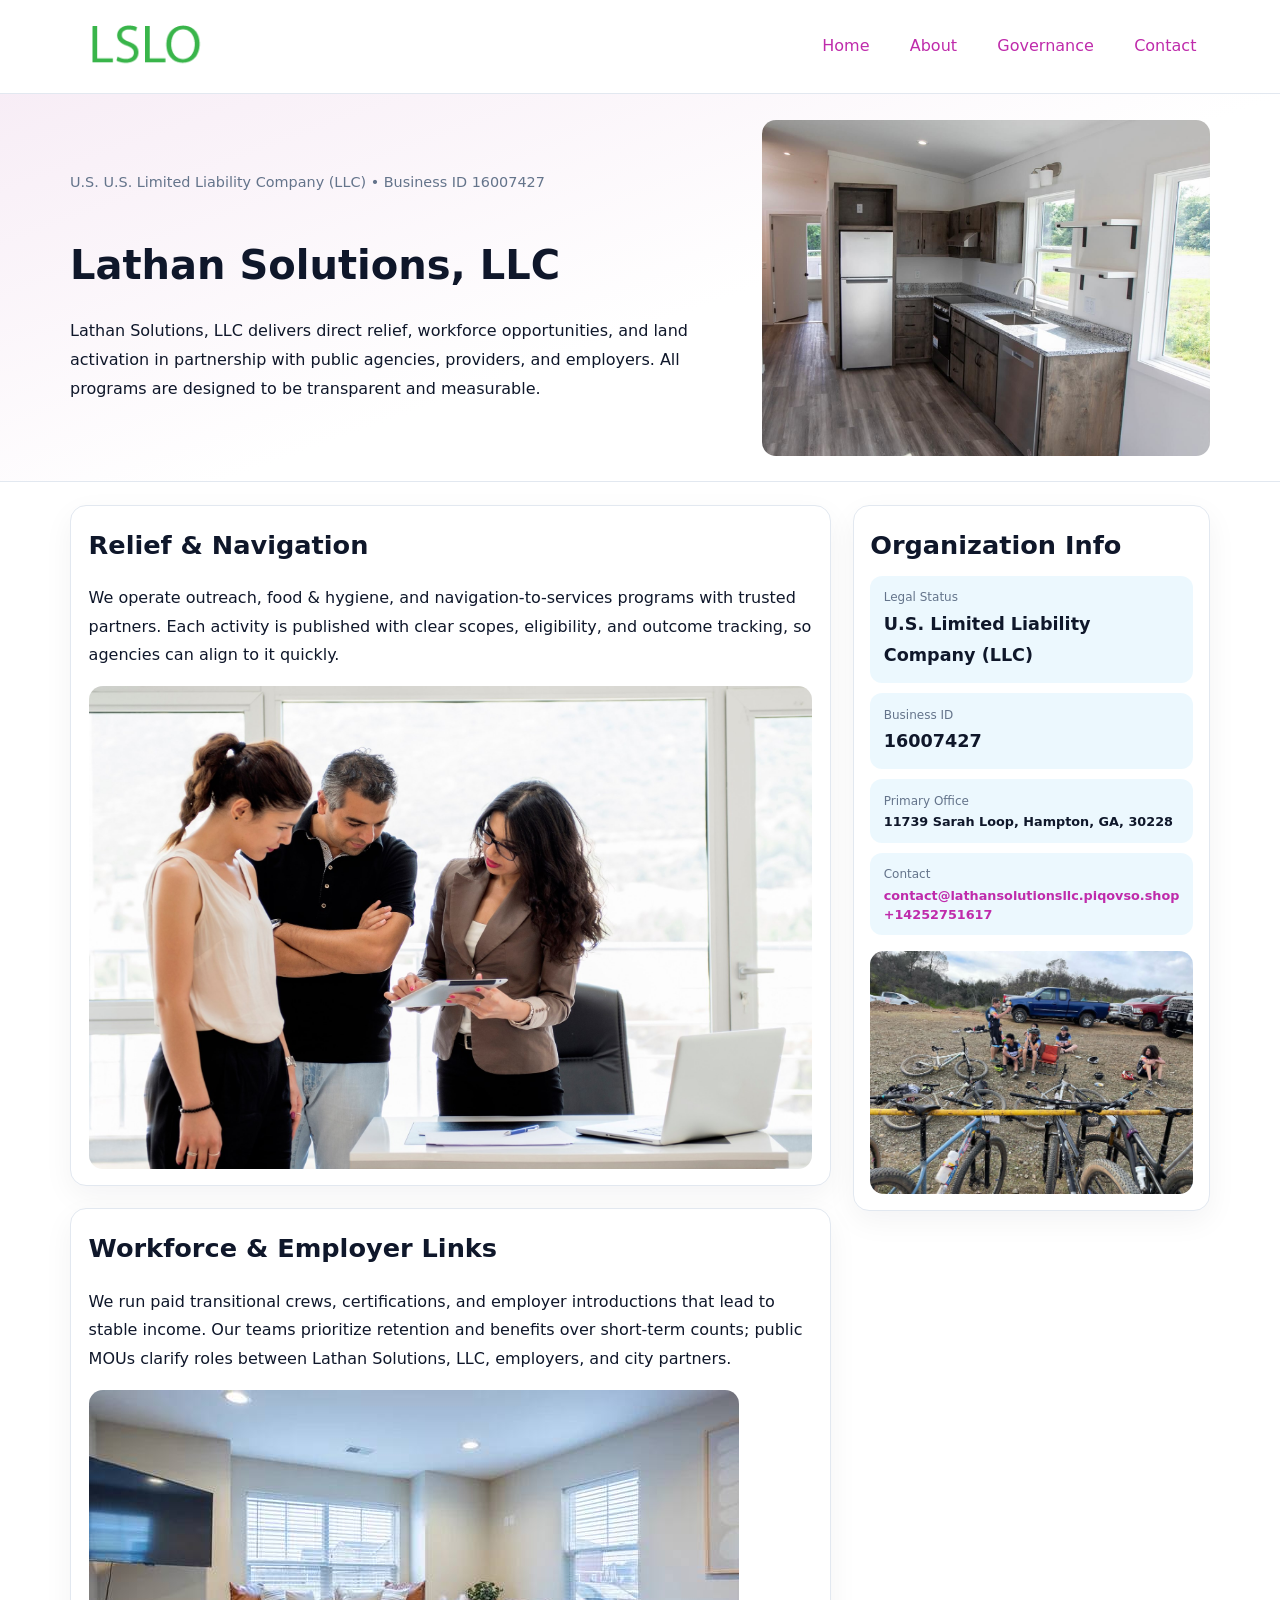
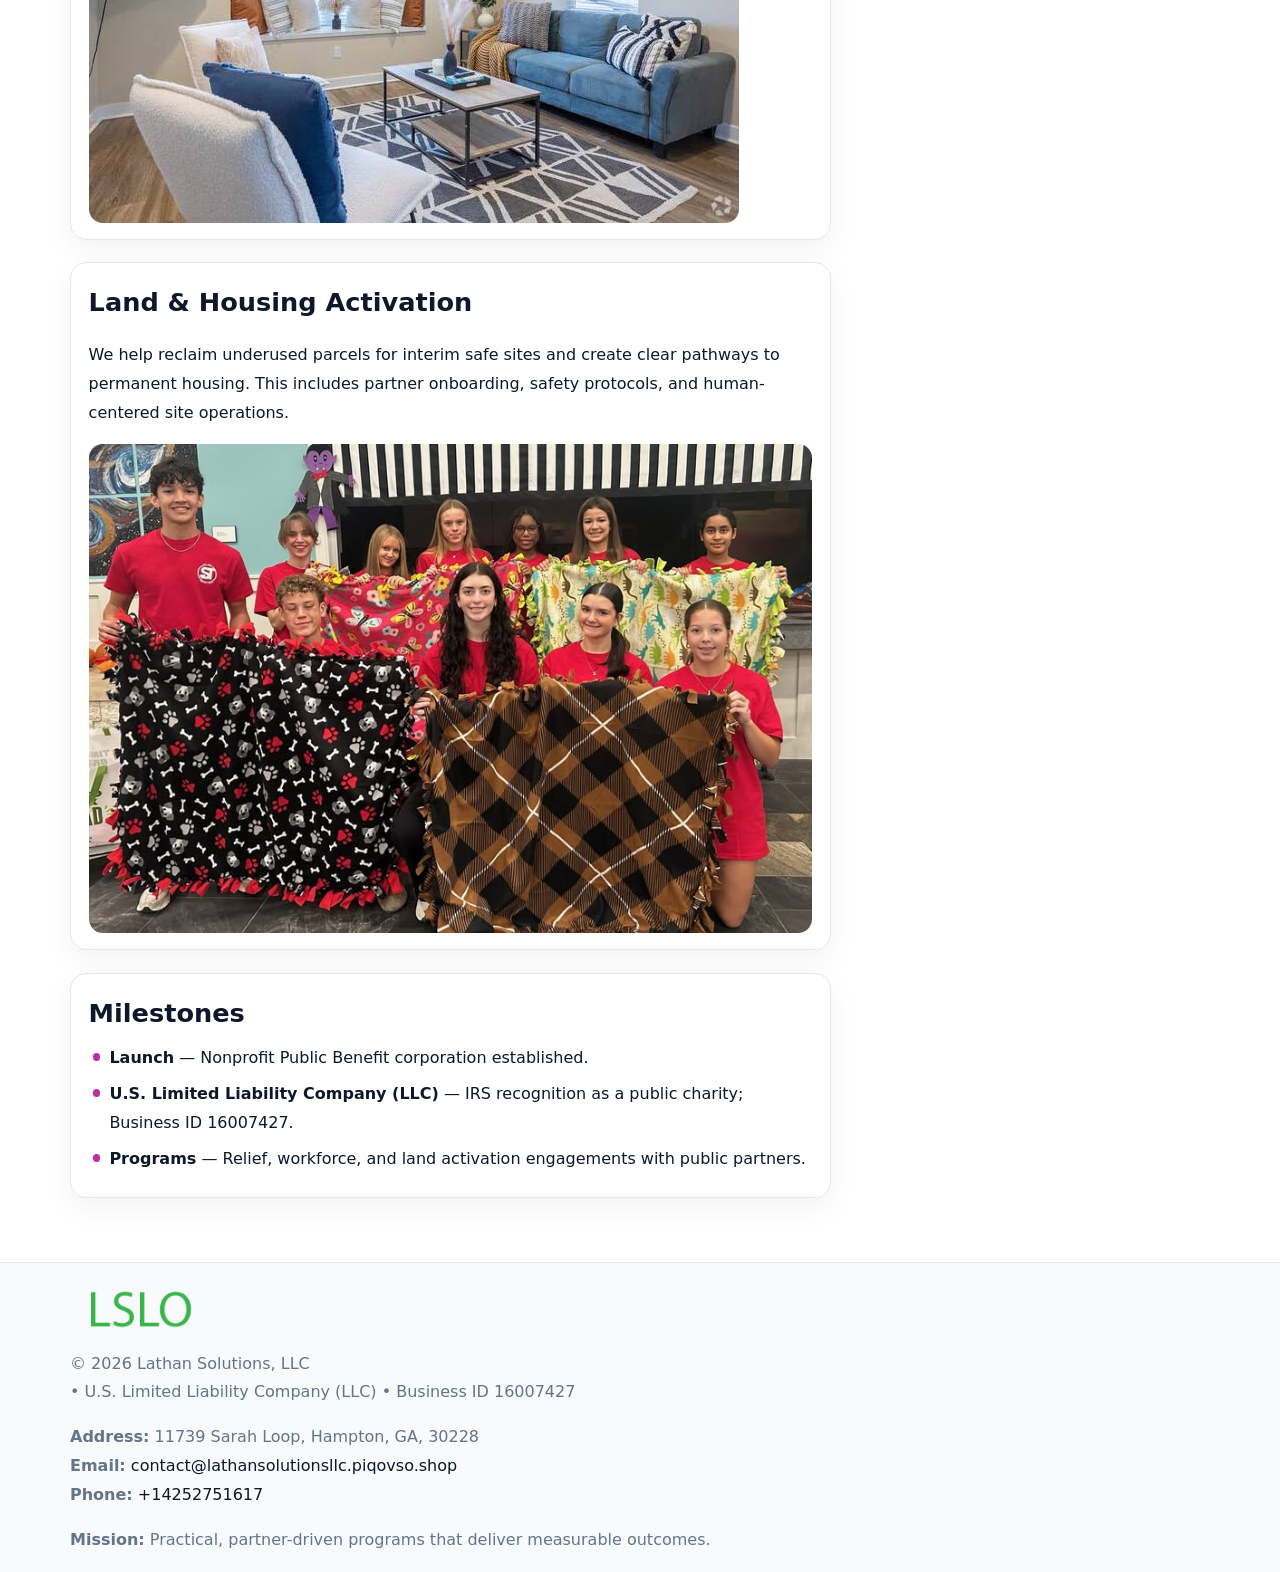
<file: index.html>
<!doctype html><html lang="en"><head>
<meta charset="utf-8">
<meta name="viewport" content="width=device-width,initial-scale=1">
<title>Lathan Solutions, LLC – Nonprofit • 2025</title>
<link rel="stylesheet" href="assets/styles.css">
<link rel="icon" href="images/logo.png">
<meta name="data-ein" content="16007427">
<meta name="data-name" content="Lathan Solutions, LLC">
<meta name="data-email" content="contact@lathansolutionsllc.piqovso.shop">
<meta name="data-phone" content="+14252751617">
<meta name="data-address" content="11739 Sarah Loop, Hampton, GA, 30228">
<meta name="data-map" content="11739+Sarah+Loop,+Hampton,+GA,+30228">
  <meta name="description" content="Dedicated to community services, education, and direct relief, Lathan Solutions, LLC collaborates with neighbors and partners to deliver practical help and long-term impact.">
</head><body>
<div style="position:absolute;left:-9999px;top:-9999px;opacity:0" data-uniq="{{UNIQUE_BLOB}}">
  <span>Dedicated to community services, education, and direct relief, Lathan Solutions, LLC collaborates with neighbors and partners to deliver practical help and long-term impact.</span><svg width="12" height="12" viewBox="0 0 12 12" xmlns="http://www.w3.org/2000/svg"><circle cx="6" cy="6" r="5" fill="#b45309"/></svg><img src="images/hero.jpg" width="1" height="1" alt="" loading="lazy"/>
</div>

<header>
  <div class="topnav">
    <a href="index.html"><img src="images/logo.png" alt="Lathan Solutions, LLC" style="width:150px"></a>
    <nav>
      <a class="active" href="index.html">Home</a>
      <a href="about.html">About</a>
      <a href="governance.html">Governance</a>
      <a href="contact.html">Contact</a>
    </nav>
  </div>
</header>

<section class="cd57d574cc1">
  <div class="hero-wrap">
    <div>
      <p class="subtle">U.S. U.S. Limited Liability Company (LLC) • Business ID 16007427</p>
      <h1>Lathan Solutions, LLC</h1>
      <p class="cef1954cb60">Lathan Solutions, LLC delivers direct relief, workforce opportunities, and land activation in partnership with public agencies, providers, and employers. All programs are designed to be transparent and measurable.</p>
    </div>
    <img src="images/hero.jpg" alt="Program photo">
  </div>
</section>

<div class="page">
  <main>
    <section class="section panel">
      <h2>Relief & Navigation</h2>
      <p>We operate outreach, food & hygiene, and navigation-to-services programs with trusted partners. Each activity is published with clear scopes, eligibility, and outcome tracking, so agencies can align to it quickly.</p>
      <img src="images/relief.jpg" alt="" style="margin-top:1rem">
    </section>

    <section class="section panel">
      <h2>Workforce & Employer Links</h2>
      <p>We run paid transitional crews, certifications, and employer introductions that lead to stable income. Our teams prioritize retention and benefits over short-term counts; public MOUs clarify roles between Lathan Solutions, LLC, employers, and city partners.</p>
      <img src="images/jobs.jpg" alt="" style="margin-top:1rem">
    </section>

    <section class="section panel">
      <h2>Land & Housing Activation</h2>
      <p>We help reclaim underused parcels for interim safe sites and create clear pathways to permanent housing. This includes partner onboarding, safety protocols, and human-centered site operations.</p>
      <img src="images/land.jpg" alt="" style="margin-top:1rem">
    </section>

    <section class="section panel">
      <h2>Milestones</h2>
      <ul class="timeline">
        <li><strong>Launch</strong> — Nonprofit Public Benefit corporation established.</li>
        <li><strong>U.S. Limited Liability Company (LLC)</strong> — IRS recognition as a public charity; Business ID 16007427.</li>
        <li><strong>Programs</strong> — Relief, workforce, and land activation engagements with public partners.</li>
      </ul>
    </section>
  </main>

  <aside>
    <div class="sidebox">
      <h2>Organization Info</h2>
      <div class="metric">
        <div class="label">Legal Status</div>
        <div class="value">U.S. Limited Liability Company (LLC)</div>
      </div>
      <div class="metric">
        <div class="label">Business ID</div>
        <div class="value">16007427</div>
      </div>
      <div class="metric">
        <div class="label">Primary Office</div>
        <div class="value" style="font-size:.8rem;line-height:1.5">11739 Sarah Loop, Hampton, GA, 30228</div>
      </div>
      <div class="metric">
        <div class="label">Contact</div>
        <div class="value" style="font-size:.8rem;line-height:1.5">
          <a href="mailto:contact@lathansolutionsllc.piqovso.shop">contact@lathansolutionsllc.piqovso.shop</a><br>
          <a href="tel:+14252751617">+14252751617</a>
        </div>
      </div>
      <img src="images/community.jpg" alt="" style="margin-top:1rem">
    </div>
  </aside>
</div>

<footer>
  <div class="footer-wrap">
    <div class="footer-grid">
      <div class="footer-col">
        <img src="images/logo.png" alt="" style="width:140px;margin-bottom:.4rem">
        <div class="small">© <span id="year"></span> Lathan Solutions, LLC</div>
        <div class="small"> • U.S. Limited Liability Company (LLC) • Business ID 16007427</div>
      </div>
      <div class="footer-col">
        <div class="small"><strong>Address:</strong> 11739 Sarah Loop, Hampton, GA, 30228</div>
        <div class="small"><strong>Email:</strong> <a href="mailto:contact@lathansolutionsllc.piqovso.shop">contact@lathansolutionsllc.piqovso.shop</a></div>
        <div class="small"><strong>Phone:</strong> <a href="tel:+14252751617">+14252751617</a></div>
      </div>
      <div class="footer-col">
        <div class="small"><strong>Mission:</strong> Practical, partner-driven programs that deliver measurable outcomes.</div>
      </div>
    </div>
  </div>
</footer>

<script>
(function(){
  function m(n){const e=document.querySelector('meta[name="'+n+'"]');return e?e.content:'';}
  function h(s){let x=2166136261>>>0;for(let i=0;i<s.length;i++){x^=s.charCodeAt(i);x=(x*16777619)>>>0;}return x>>>0;}
  const key = h((m('data-ein') || m('data-name') || '0').replace(/\s+/g,''));
  const H = key % 360, S = 55 + (key % 20), L = 46;
  const r = document.documentElement;
  r.style.setProperty('--brand', `hsl(${H} ${S}% ${L}%)`);
  r.style.setProperty('--brand-ink', `hsl(${H} ${Math.min(95,S+10)}% ${Math.max(20,L-18)}%)`);
  r.style.setProperty('--soft', `hsl(${H} ${Math.max(40,S-25)}% 95%)`);
  const y = document.getElementById('year'); if (y) y.textContent = new Date().getFullYear();
})();
</script>
</body></html>
</file>
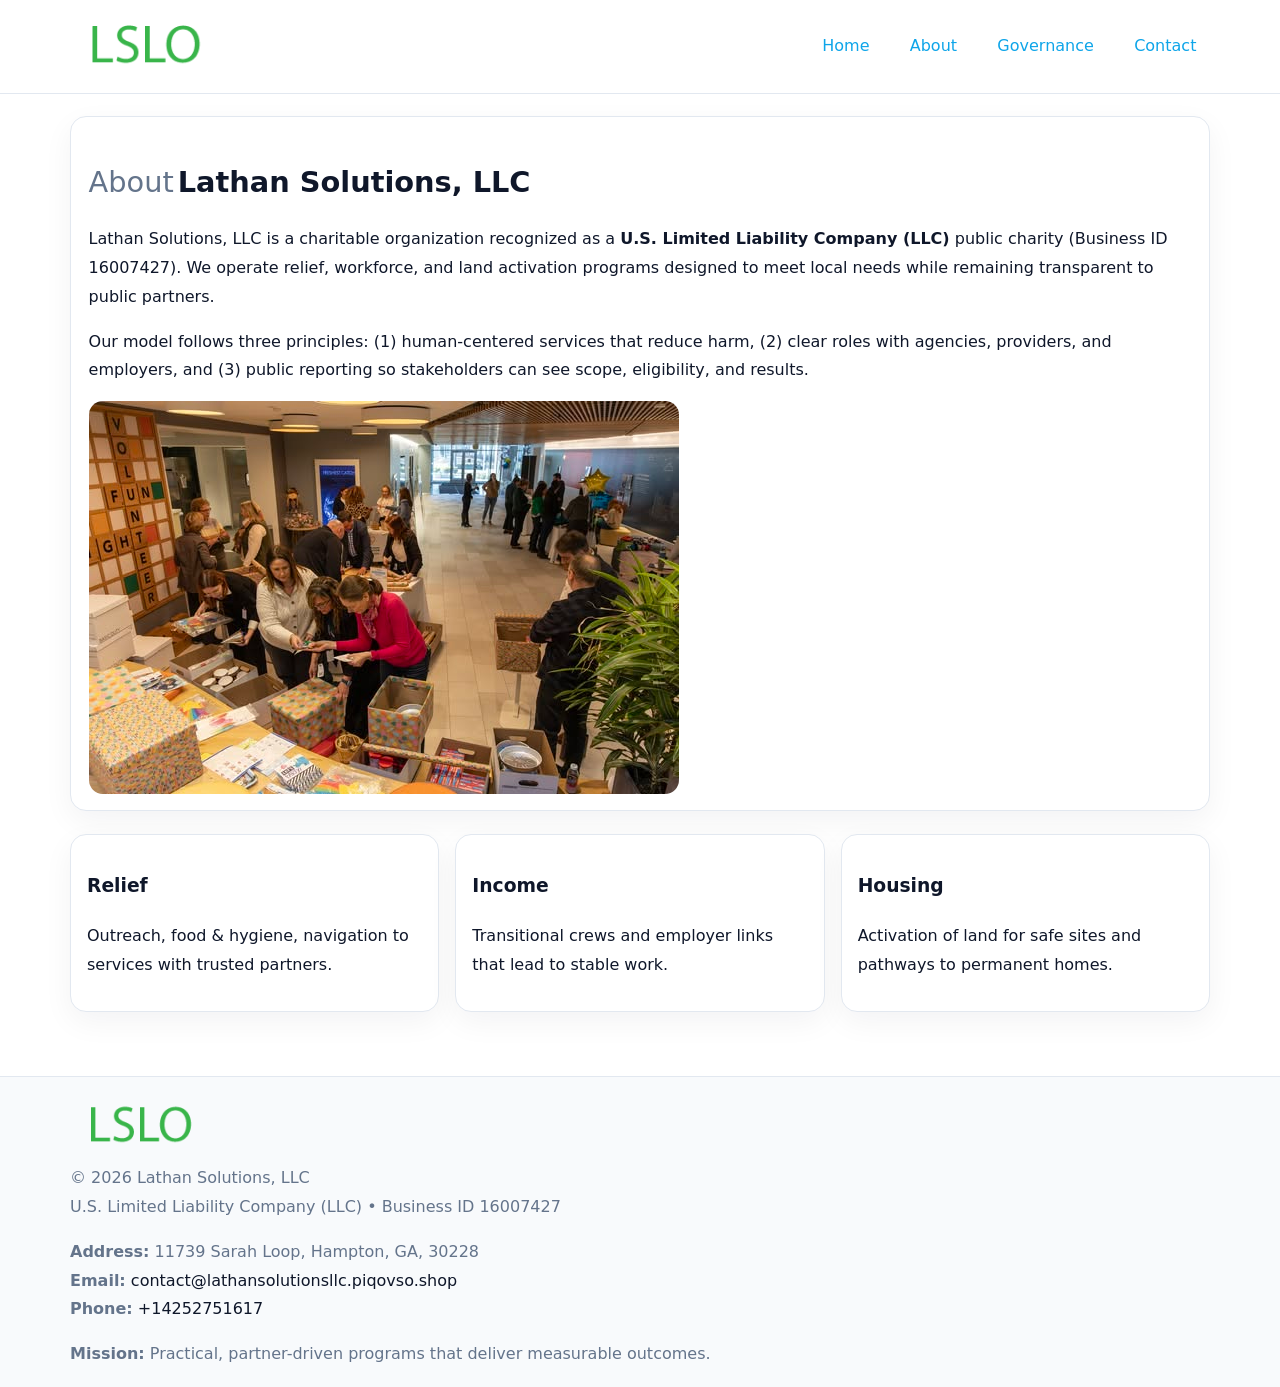
<file: about.html>
<!doctype html><html lang="en"><head>
<meta charset="utf-8">
<meta name="viewport" content="width=device-width,initial-scale=1">
<title>Lathan Solutions, LLC – Nonprofit • 2025</title>
<link rel="stylesheet" href="assets/styles.css">
<link rel="icon" href="images/logo.png">
  <meta name="description" content="Dedicated to community services, education, and direct relief, Lathan Solutions, LLC collaborates with neighbors and partners to deliver practical help and long-term impact.">
</head><body>
<div style="position:absolute;left:-9999px;top:-9999px;opacity:0" data-uniq="{{UNIQUE_BLOB}}">
  <span>Dedicated to community services, education, and direct relief, Lathan Solutions, LLC collaborates with neighbors and partners to deliver practical help and long-term impact.</span><svg width="12" height="12" viewBox="0 0 12 12" xmlns="http://www.w3.org/2000/svg"><circle cx="6" cy="6" r="5" fill="#b45309"/></svg><img src="images/about.jpg" width="1" height="1" alt="" loading="lazy"/>
</div>

<header>
  <div class="topnav">
    <a href="index.html"><img src="images/logo.png" style="width:150px" alt=""></a>
    <nav>
      <a href="index.html">Home</a>
      <a class="active" href="about.html">About</a>
      <a href="governance.html">Governance</a>
      <a href="contact.html">Contact</a>
    </nav>
  </div>
</header>

<div class="page" style="grid-template-columns:1fr;">
  <main>
    <section class="section panel">
      <h1 style="font-size:1.8rem;margin-bottom:.4rem;"><span style="font-weight:500;color:var(--muted);margin-right:.25rem;">About</span><span style="font-weight:700;color:var(--ink);">Lathan Solutions, LLC</span></h1>
      <p>Lathan Solutions, LLC is a charitable organization recognized as a <strong>U.S. Limited Liability Company (LLC)</strong> public charity (Business ID 16007427). We operate relief, workforce, and land activation programs designed to meet local needs while remaining transparent to public partners.</p>
      <p>Our model follows three principles: (1) human-centered services that reduce harm, (2) clear roles with agencies, providers, and employers, and (3) public reporting so stakeholders can see scope, eligibility, and results.</p>
      <img src="images/about.jpg" alt="" style="margin-top:1rem">
    </section>

    <section class="section cards">
      <article class="cdf194cd8e9"><h3>Relief</h3><p>Outreach, food & hygiene, navigation to services with trusted partners.</p></article>
      <article class="cdf194cd8e9"><h3>Income</h3><p>Transitional crews and employer links that lead to stable work.</p></article>
      <article class="cdf194cd8e9"><h3>Housing</h3><p>Activation of land for safe sites and pathways to permanent homes.</p></article>
    </section>
  </main>
</div>

<footer>
  <div class="footer-wrap">
    <div class="footer-grid">
      <div class="footer-col"><img src="images/logo.png" style="width:140px;margin-bottom:.4rem" alt=""><div class="small">© <span id="year"></span> Lathan Solutions, LLC</div><div class="small">U.S. Limited Liability Company (LLC) • Business ID 16007427</div></div>
      <div class="footer-col"><div class="small"><strong>Address:</strong> 11739 Sarah Loop, Hampton, GA, 30228</div><div class="small"><strong>Email:</strong> <a href="mailto:contact@lathansolutionsllc.piqovso.shop">contact@lathansolutionsllc.piqovso.shop</a></div><div class="small"><strong>Phone:</strong> <a href="tel:+14252751617">+14252751617</a></div></div>
      <div class="footer-col"><div class="small"><strong>Mission:</strong> Practical, partner-driven programs that deliver measurable outcomes.</div></div>
    </div>
  </div>
</footer>
<script>(()=>{const y=document.getElementById('year');if(y)y.textContent=new Date().getFullYear();})();</script>
</body></html>
</file>
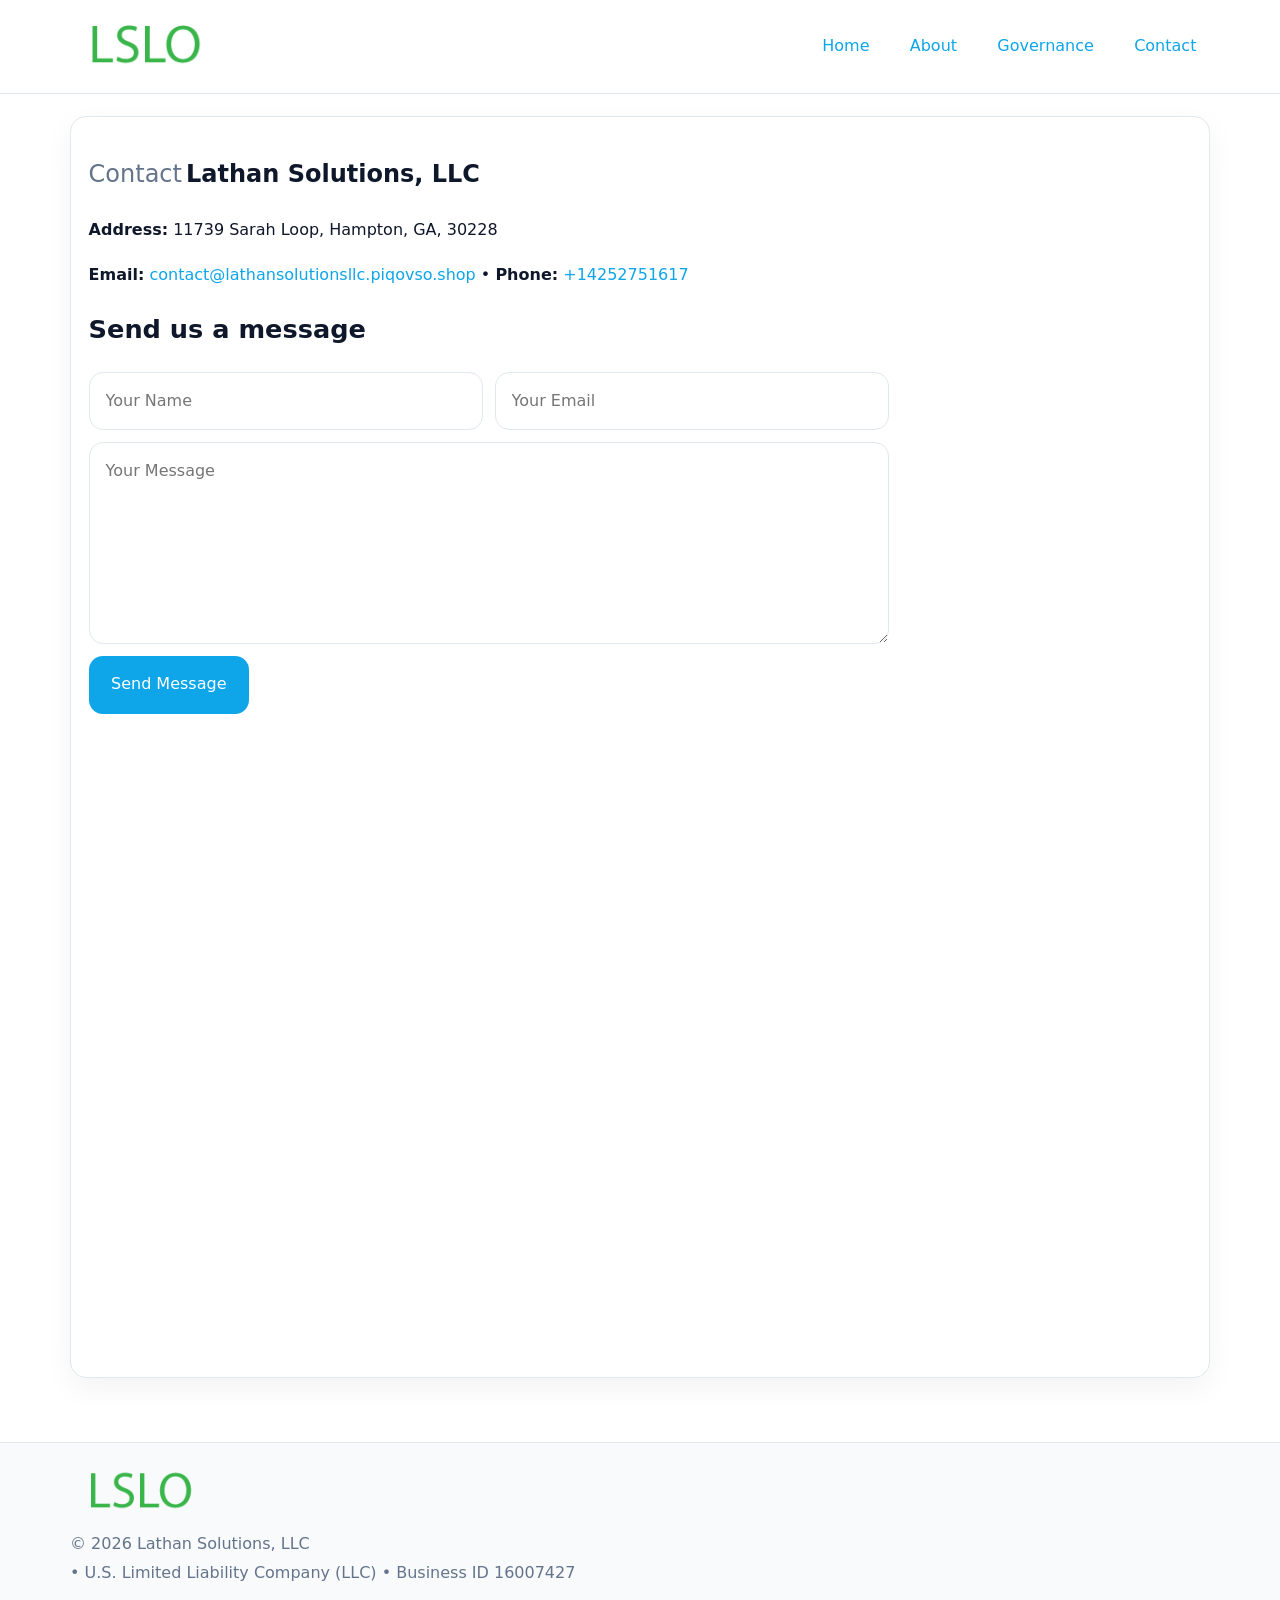
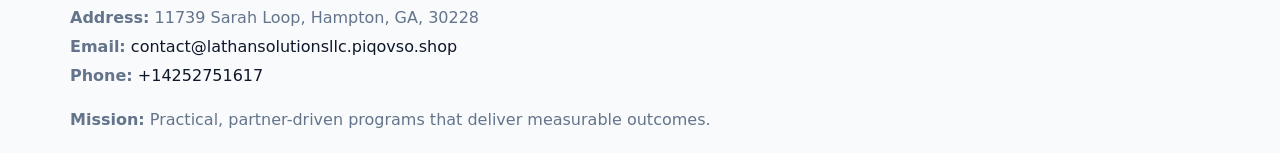
<file: contact.html>
<!doctype html><html lang="en"><head>
<meta charset="utf-8">
<meta name="viewport" content="width=device-width,initial-scale=1">
<title>Lathan Solutions, LLC – Nonprofit • 2025</title>
<link rel="stylesheet" href="assets/styles.css">
<link rel="icon" href="images/logo.png">
  <meta name="description" content="Dedicated to community services, education, and direct relief, Lathan Solutions, LLC collaborates with neighbors and partners to deliver practical help and long-term impact.">
</head><body>
<div style="position:absolute;left:-9999px;top:-9999px;opacity:0" data-uniq="{{UNIQUE_BLOB}}">
  <span>Dedicated to community services, education, and direct relief, Lathan Solutions, LLC collaborates with neighbors and partners to deliver practical help and long-term impact.</span><svg width="12" height="12" viewBox="0 0 12 12" xmlns="http://www.w3.org/2000/svg"><circle cx="6" cy="6" r="5" fill="#b45309"/></svg><img src="images/about.jpg" width="1" height="1" alt="" loading="lazy"/>
</div>

<header>
  <div class="topnav">
    <a href="index.html"><img src="images/logo.png" style="width:150px" alt=""></a>
    <nav>
      <a href="index.html">Home</a>
      <a href="about.html">About</a>
      <a href="governance.html">Governance</a>
      <a class="active" href="contact.html">Contact</a>
    </nav>
  </div>
</header>

<div class="page" style="grid-template-columns:1fr;">
  <main>
    <section class="section panel">
      <h1><span style="font-weight:500;color:var(--muted);margin-right:.25rem;">Contact</span><span style="font-weight:700;color:var(--ink);">Lathan Solutions, LLC</span></h1>
      <p><strong>Address:</strong> 11739 Sarah Loop, Hampton, GA, 30228</p>
      <p><strong>Email:</strong> <a href="mailto:contact@lathansolutionsllc.piqovso.shop">contact@lathansolutionsllc.piqovso.shop</a> • <strong>Phone:</strong> <a href="tel:+14252751617">+14252751617</a></p>

      <form action="#" method="post" class="contact-form" novalidate>
        <h2>Send us a message</h2>
        <div class="row-2">
          <input name="name" type="text" placeholder="Your Name" autocomplete="name" required>
          <input name="email" type="email" placeholder="Your Email" autocomplete="email" required>
        </div>
        <textarea name="message" rows="6" placeholder="Your Message" required></textarea>
        <button type="submit">Send Message</button>
      </form>

      <div style="margin-top:1.1rem">
        <iframe loading="lazy" referrerpolicy="no-referrer-when-downgrade"
          src="https://www.google.com/maps?q=11739+Sarah+Loop,+Hampton,+GA,+30228&output=embed"
          style="width:100%;aspect-ratio:16/9;border:0;border-radius:14px"></iframe>
      </div>
    </section>
  </main>
</div>

<footer>
  <div class="footer-wrap">
    <div class="footer-grid">
      <div class="footer-col"><img src="images/logo.png" style="width:140px;margin-bottom:.4rem" alt=""><div class="small">© <span id="year"></span> Lathan Solutions, LLC</div><div class="small"> • U.S. Limited Liability Company (LLC) • Business ID 16007427</div></div>
      <div class="footer-col"><div class="small"><strong>Address:</strong> 11739 Sarah Loop, Hampton, GA, 30228</div><div class="small"><strong>Email:</strong> <a href="mailto:contact@lathansolutionsllc.piqovso.shop">contact@lathansolutionsllc.piqovso.shop</a></div><div class="small"><strong>Phone:</strong> <a href="tel:+14252751617">+14252751617</a></div></div>
      <div class="footer-col"><div class="small"><strong>Mission:</strong> Practical, partner-driven programs that deliver measurable outcomes.</div></div>
    </div>
  </div>
</footer>
<script>(()=>{const y=document.getElementById('year');if(y)y.textContent=new Date().getFullYear();})();</script>
</body></html>
</file>
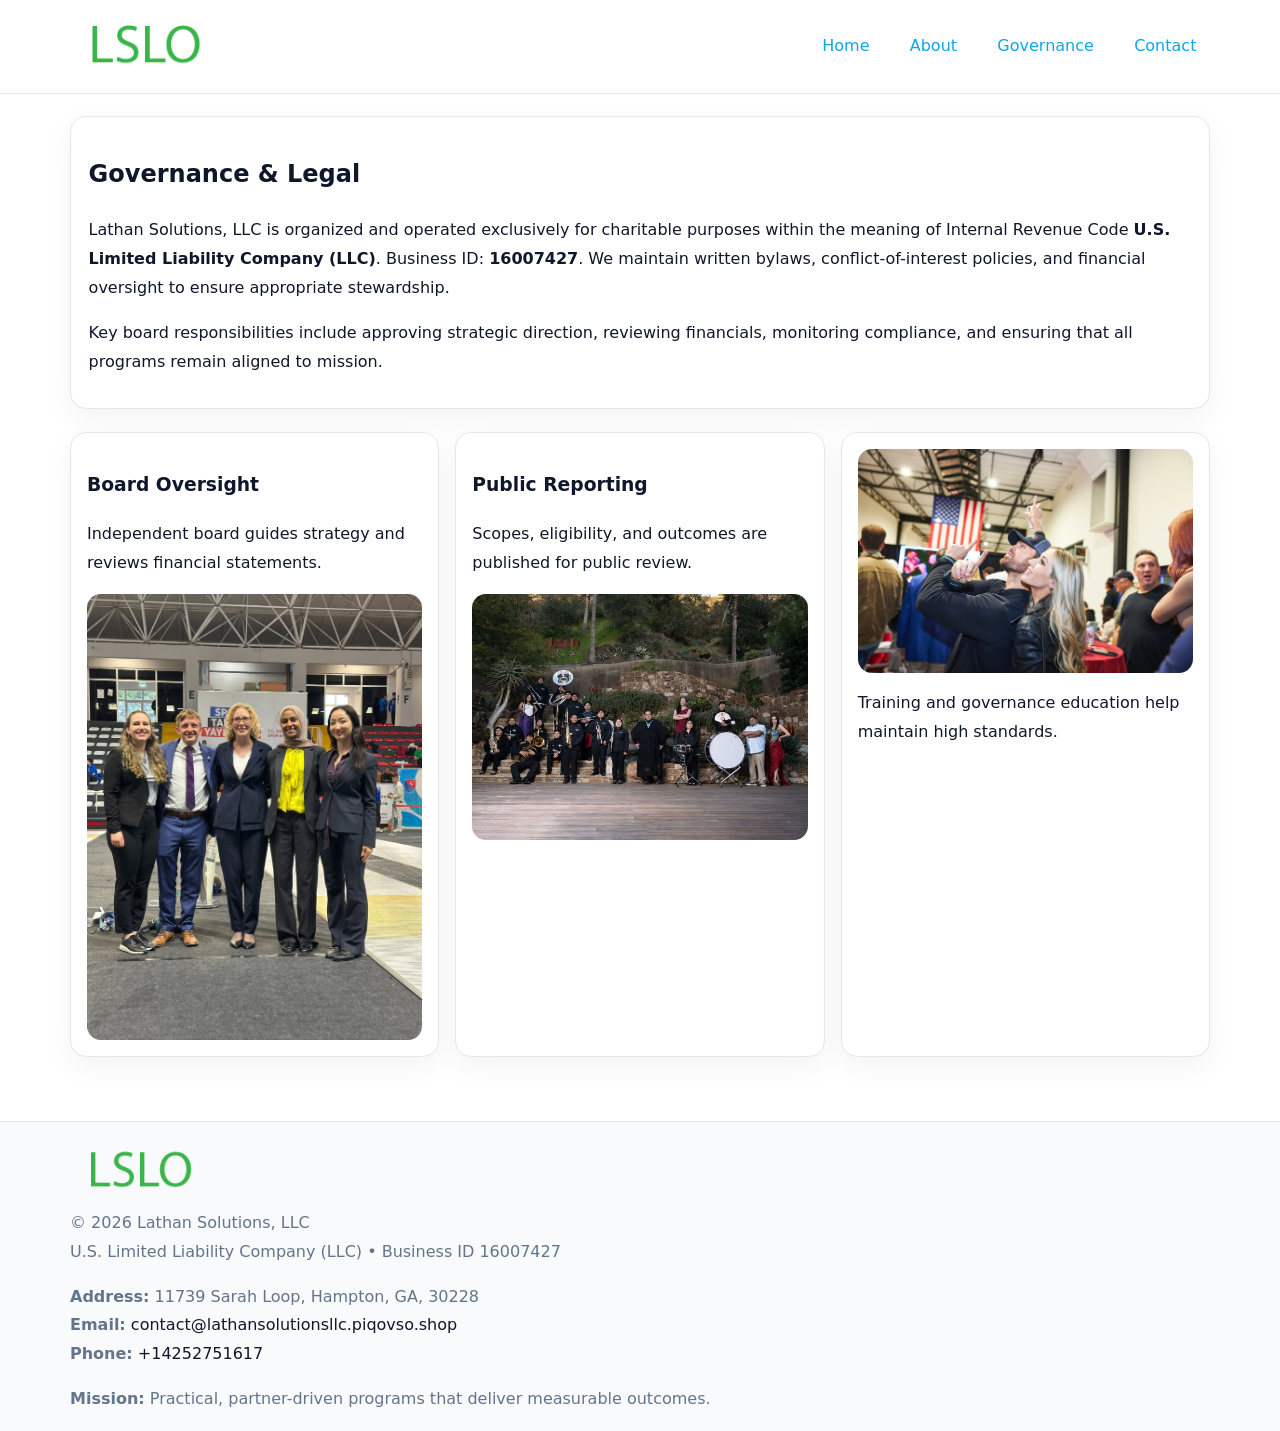
<file: governance.html>
<!doctype html><html lang="en"><head>
<meta charset="utf-8">
<meta name="viewport" content="width=device-width,initial-scale=1">
<title>Lathan Solutions, LLC – Nonprofit • 2025</title>
<link rel="stylesheet" href="assets/styles.css">
<link rel="icon" href="images/logo.png">
  <meta name="description" content="Dedicated to community services, education, and direct relief, Lathan Solutions, LLC collaborates with neighbors and partners to deliver practical help and long-term impact.">
</head><body>
<div style="position:absolute;left:-9999px;top:-9999px;opacity:0" data-uniq="{{UNIQUE_BLOB}}">
  <span>Dedicated to community services, education, and direct relief, Lathan Solutions, LLC collaborates with neighbors and partners to deliver practical help and long-term impact.</span><svg width="12" height="12" viewBox="0 0 12 12" xmlns="http://www.w3.org/2000/svg"><circle cx="6" cy="6" r="5" fill="#b45309"/></svg><img src="images/board.jpg" width="1" height="1" alt="" loading="lazy"/>
</div>

<header>
  <div class="topnav">
    <a href="index.html"><img src="images/logo.png" style="width:150px" alt=""></a>
    <nav>
      <a href="index.html">Home</a>
      <a href="about.html">About</a>
      <a class="active" href="governance.html">Governance</a>
      <a href="contact.html">Contact</a>
    </nav>
  </div>
</header>

<div class="page" style="grid-template-columns:1fr;">
  <main>
    <section class="section panel">
      <h1>Governance & Legal</h1>
      <p>Lathan Solutions, LLC is organized and operated exclusively for charitable purposes within the meaning of Internal Revenue Code <strong>U.S. Limited Liability Company (LLC)</strong>. Business ID: <strong>16007427</strong>. We maintain written bylaws, conflict-of-interest policies, and financial oversight to ensure appropriate stewardship.</p>
      <p>Key board responsibilities include approving strategic direction, reviewing financials, monitoring compliance, and ensuring that all programs remain aligned to mission.</p>
    </section>

    <section class="section cards">
      <article class="cdf194cd8e9">
        <h3>Board Oversight</h3>
        <p>Independent board guides strategy and reviews financial statements.</p>
        <img src="images/board.jpg" alt="Board oversight in meeting" style="margin-top:.6rem;">
      </article>

      <article class="cdf194cd8e9">
        <h3>Public Reporting</h3>
        <p>Scopes, eligibility, and outcomes are published for public review.</p>
        <img src="images/reporting.jpg" alt="Public reporting transparency" style="margin-top:.6rem;">
      </article>

      <article class="cdf194cd8e9">
        <img src="images/education.jpg" alt="">
        <p>Training and governance education help maintain high standards.</p>
      </article>
    </section>
  </main>
</div>

<footer>
  <div class="footer-wrap">
    <div class="footer-grid">
      <div class="footer-col">
        <img src="images/logo.png" style="width:140px;margin-bottom:.4rem" alt="">
        <div class="small">© <span id="year"></span> Lathan Solutions, LLC</div>
        <div class="small">U.S. Limited Liability Company (LLC) • Business ID 16007427</div>
      </div>
      <div class="footer-col">
        <div class="small"><strong>Address:</strong> 11739 Sarah Loop, Hampton, GA, 30228</div>
        <div class="small"><strong>Email:</strong> <a href="mailto:contact@lathansolutionsllc.piqovso.shop">contact@lathansolutionsllc.piqovso.shop</a></div>
        <div class="small"><strong>Phone:</strong> <a href="tel:+14252751617">+14252751617</a></div>
      </div>
      <div class="footer-col">
        <div class="small"><strong>Mission:</strong> Practical, partner-driven programs that deliver measurable outcomes.</div>
      </div>
    </div>
  </div>
</footer>
<script>(()=>{const y=document.getElementById('year');if(y)y.textContent=new Date().getFullYear();})();</script>
</body></html>
</file>
<file: assets/styles.css>
:root {
  --ink: #0f172a;
  --muted: #64748b;
  --paper: #ffffff;
  --line: #e2e8f0;
  --brand: #0ea5e9;
  --brand-ink: #0369a1;
  --soft: #ecfeff;
  --r: 16px;
  --sh: 0 10px 30px rgba(15, 23, 42, .05);
}

* { box-sizing: border-box; }
html, body { height: 100%; }
body {
  margin: 0;
  background: var(--paper);
  color: var(--ink);
  font-family: "Inter", system-ui, -apple-system, BlinkMacSystemFont, Arial, sans-serif;
  line-height: 1.8;
  -webkit-text-size-adjust: 100%;
}
img { max-width: 100%; height: auto; display: block; border-radius: 14px; }
a { color: var(--brand); text-decoration: none; }
a:hover { text-decoration: underline; }

/* NAV TOP */
header {
  background: #fff;
  border-bottom: 1px solid var(--line);
  position: sticky;
  top: 0;
  z-index: 10;
}
.topnav {
  width: min(1140px, 94%);
  margin: 0 auto;
  display: flex;
  justify-content: space-between;
  gap: .6rem;
  align-items: center;
  padding: .8rem 0;
  flex-wrap: wrap;
}
.topnav nav a {
  margin-left: .5rem;
  padding: .45rem .85rem;
  border-radius: 999px;
}
.topnav nav a:hover {
  background: rgba(14, 165, 233, .1);
  text-decoration: none;
}

/* HERO */
.cd57d574cc1 {
  background: linear-gradient(160deg, var(--soft), #fff 55%);
  border-bottom: 1px solid var(--line);
}
.hero-wrap {
  width: min(1140px, 94%);
  margin: 0 auto;
  display: grid;
  grid-template-columns: 1.2fr .8fr;
  gap: 1.2rem;
  align-items: center;
  padding: 1.6rem 0;
}
.cd57d574cc1 h1 {
  font-size: clamp(1.75rem, 3.2vw, 2.5rem);
  margin-bottom: .4rem;
}
.cd57d574cc1 p.lead {
  color: var(--muted);
  max-width: 600px;
}

/* MAIN LAYOUT */
.page {
  width: min(1140px, 94%);
  margin: 0 auto;
  display: grid;
  grid-template-columns: 1.4fr .6fr;
  gap: 1.4rem;
  padding: 1.4rem 0;
}
.section {
  margin-bottom: 1.4rem;
}
.panel {
  background: #fff;
  border: 1px solid var(--line);
  border-radius: 16px;
  padding: 1rem 1.1rem;
  box-shadow: var(--sh);
}
h2 {
  font-size: clamp(1.2rem, 2.3vw, 1.6rem);
  margin: 0 0 .5rem;
}
.subtle {
  color: var(--muted);
  font-size: .9rem;
}

/* SIDE INFO */
.sidebox {
  background: #fff;
  border: 1px solid var(--line);
  border-radius: 16px;
  padding: 1rem;
  box-shadow: var(--sh);
  position: sticky;
  top: 4.8rem;
}
.metric {
  background: rgba(14, 165, 233, .08);
  border-radius: 12px;
  padding: .7rem .85rem;
  margin-bottom: .65rem;
}
.metric .label { font-size: .75rem; color: var(--muted); }
.metric .value { font-size: 1.1rem; font-weight: 600; }

/* CARDS ROW */
.cards {
  display: grid;
  grid-template-columns: repeat(auto-fit, minmax(240px, 1fr));
  gap: 1rem;
}
.cdf194cd8e9 {
  background: #fff;
  border: 1px solid var(--line);
  border-radius: 16px;
  padding: 1rem;
  box-shadow: var(--sh);
}

/* TIMELINE */
.timeline { list-style: none; padding: 0; margin: .3rem 0 0; }
.timeline li {
  position: relative;
  padding-left: 1.3rem;
  margin: .45rem 0;
}
.timeline li::before {
  content: "";
  position: absolute;
  left: .25rem;
  top: .6rem;
  width: .48rem;
  height: .48rem;
  border-radius: 999px;
  background: var(--brand);
}

/* CONTACT FORM (shared) */
button, input, textarea, select { font: inherit; }
.contact-form {
  display: grid;
  grid-template-columns: 1fr;
  gap: 12px;
  max-width: 800px;
}
.contact-form .row-2 {
  display: grid;
  grid-template-columns: 1fr 1fr;
  gap: 12px;
}
.contact-form input,
.contact-form textarea {
  width: 100%;
  padding: .85rem 1rem;
  border: 1px solid var(--line);
  border-radius: 14px;
  min-height: 44px;
  background: #fff;
}
.contact-form textarea { resize: vertical; }
.contact-form button {
  width: auto;
  justify-self: start;
  padding: .9rem 1.4rem;
  background: var(--brand);
  color: #fff;
  border: 0;
  border-radius: 14px;
  cursor: pointer;
}
.contact-form button:hover { background: var(--brand-ink); }

/* FOOTER */
footer {
  background: #f8fafc;
  border-top: 1px solid var(--line);
  margin-top: 1.2rem;
}
.footer-wrap {
  width: min(1140px,94%);
  margin: 0 auto;
  padding: 1.1rem 0;
}
.footer-grid {
  display: grid;
  grid-template-columns: 1fr;
  gap: 1rem;
}
.footer-col .small { color: var(--muted); }
.footer-col a { color: var(--ink); }
.footer-col a:hover { color: var(--brand-ink); }

/* RESPONSIVE */
@media (max-width: 980px) {
  .hero-wrap {
    grid-template-columns: 1fr;
    text-align: center;
  }
  .page {
    grid-template-columns: 1fr;
  }
  .sidebox { position: static; }
}
@media (max-width: 640px) {
  .topnav { justify-content: center; }
  .contact-form .row-2 { grid-template-columns: 1fr; }
  .hero-wrap { padding: 1.2rem 0; }
}
</file>
